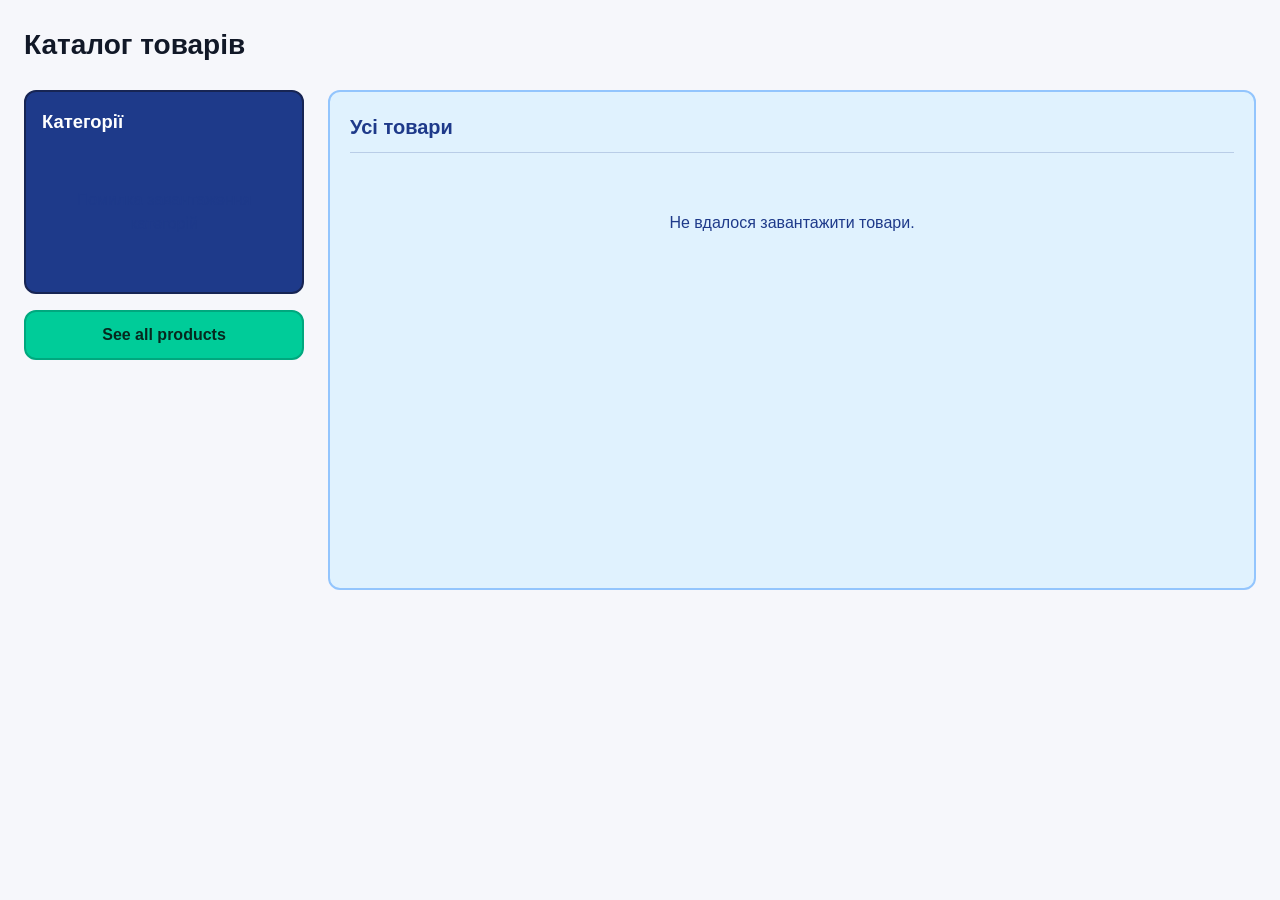
<file: Lab10/index.html>
<!DOCTYPE html>
<html lang="uk">
<head>
    <meta charset="UTF-8">
    <meta http-equiv="X-UA-Compatible" content="IE=edge">
    <meta name="viewport" content="width=device-width, initial-scale=1.0">
    <title>Каталог товарів</title>
    <link rel="stylesheet" href="style.css">
    <script src="index.js" defer></script>
</head>
<body>
    <header class="header">
        <h1>Каталог товарів</h1>
        <p id="loading-status" class="loading-status" aria-live="polite"></p>
    </header>

    <main class="layout">
        <aside class="sidebar">
            <section class="categories-box">
                <h2>Категорії</h2>
                <ul id="categories-list" class="categories-list"></ul>
            </section>

            <button id="see-all-btn" class="see-all-btn" type="button">
                See all products
            </button>
        </aside>

        <section class="products-panel">
            <div class="products-header">
                <h2 id="products-title">Усі товари</h2>
                <span id="products-count" class="products-count"></span>
            </div>
            <div id="products-grid" class="products-grid"></div>
        </section>
    </main>
</body>
</html>
</file>
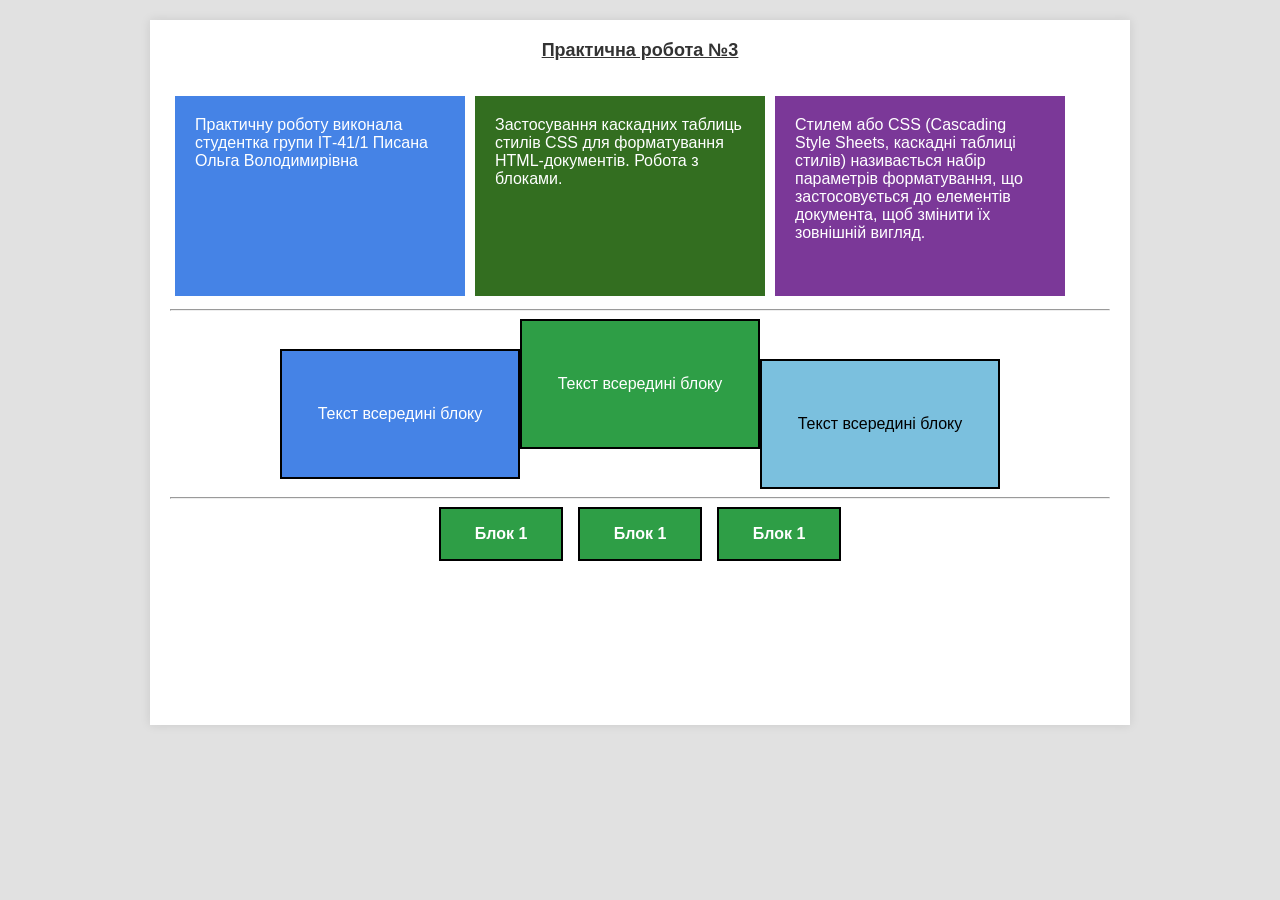
<file: Lab3/index.html>
<!DOCTYPE html>
<html lang="en">
<head>
    <meta charset="utf-8">
    <title>Лабораторна робота №3</title>
    <link type="text/css" href="style.css" rel="stylesheet">
</head>
<body>  
    <div class="main-wrapper">
       
       <!-- Завдання 1 -->
       <div class="wrapper">
          <div class="title">Практична робота №3</div>
          <div class="autor">Практичну роботу виконала студентка групи ІТ-41/1 Писана Ольга Володимирівна</div>
          <div class="topic">Застосування каскадних таблиць стилів CSS для форматування HTML-документів. Робота з блоками.</div>
          <div class="definition">Стилем або CSS (Cascading Style Sheets, каскадні таблиці стилів) називається набір параметрів форматування, що застосовується до елементів документа, щоб змінити їх зовнішній вигляд.</div>
       </div>

       <hr>

       <!-- Завдання 2 -->
       <div class="task2-container">
          <div class="t2-block1">Текст всередині блоку</div>
          <div class="t2-block2">Текст всередині блоку</div>
          <div class="t2-block3">Текст всередині блоку</div>
       </div>

       <hr>

       <!-- Завдання 3 -->
       <div class="task3-container">
          <div class="t3-blocks-row">
              <div class="t3-block1">Блок 1</div>
              <div class="t3-block1">Блок 1</div>
              <div class="t3-block1">Блок 1</div>
          </div>
          <div class="t3-block2">Текст всередині Блоку 2</div>
       </div>

    </div>
</body>
</html>
</file>
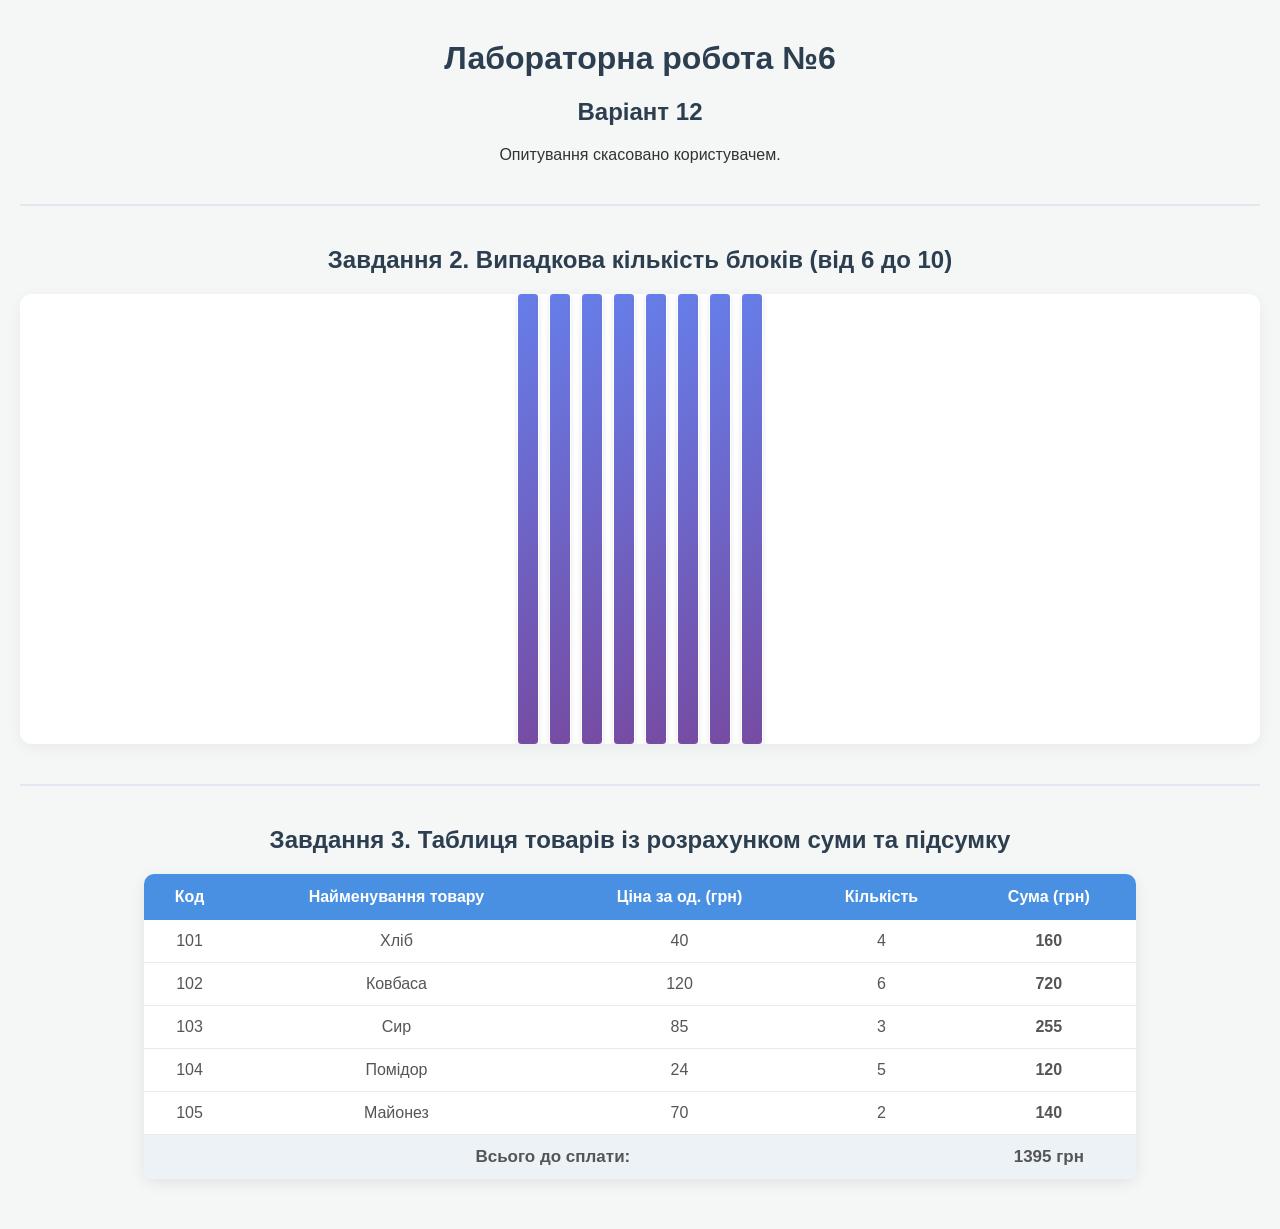
<file: Lab6/index.html>
<!DOCTYPE html>
<html lang="uk">
<head>
    <meta charset="UTF-8">
    <meta name="viewport" content="width=device-width, initial-scale=1.0">
    <title>Лабораторна робота №6 — Варіант 12</title>
    <!-- Підключення стилів -->
    <link rel="stylesheet" href="style.css">
</head>
<body>

    <h1>Лабораторна робота №6</h1>
    <h2>Варіант 12</h2>

    <!-- Контейнер для результатів опитування -->
    <div id="survey-result" style="text-align: center; margin-bottom: 20px;"></div>

    <hr>

    <!-- Завдання 2 -->
    <h2>Завдання 2. Випадкова кількість блоків (від 6 до 10)</h2>
    <div class="container-blocks" id="blocks-container"></div>

    <hr>

    <!-- Завдання 3 -->
    <h2>Завдання 3. Таблиця товарів із розрахунком суми та підсумку</h2>
    <div class="table-container" id="table-container"></div>

    <!-- Підключення окремого файлу JavaScript -->
    <script src="file.js"></script>
</body>
</html>
</file>
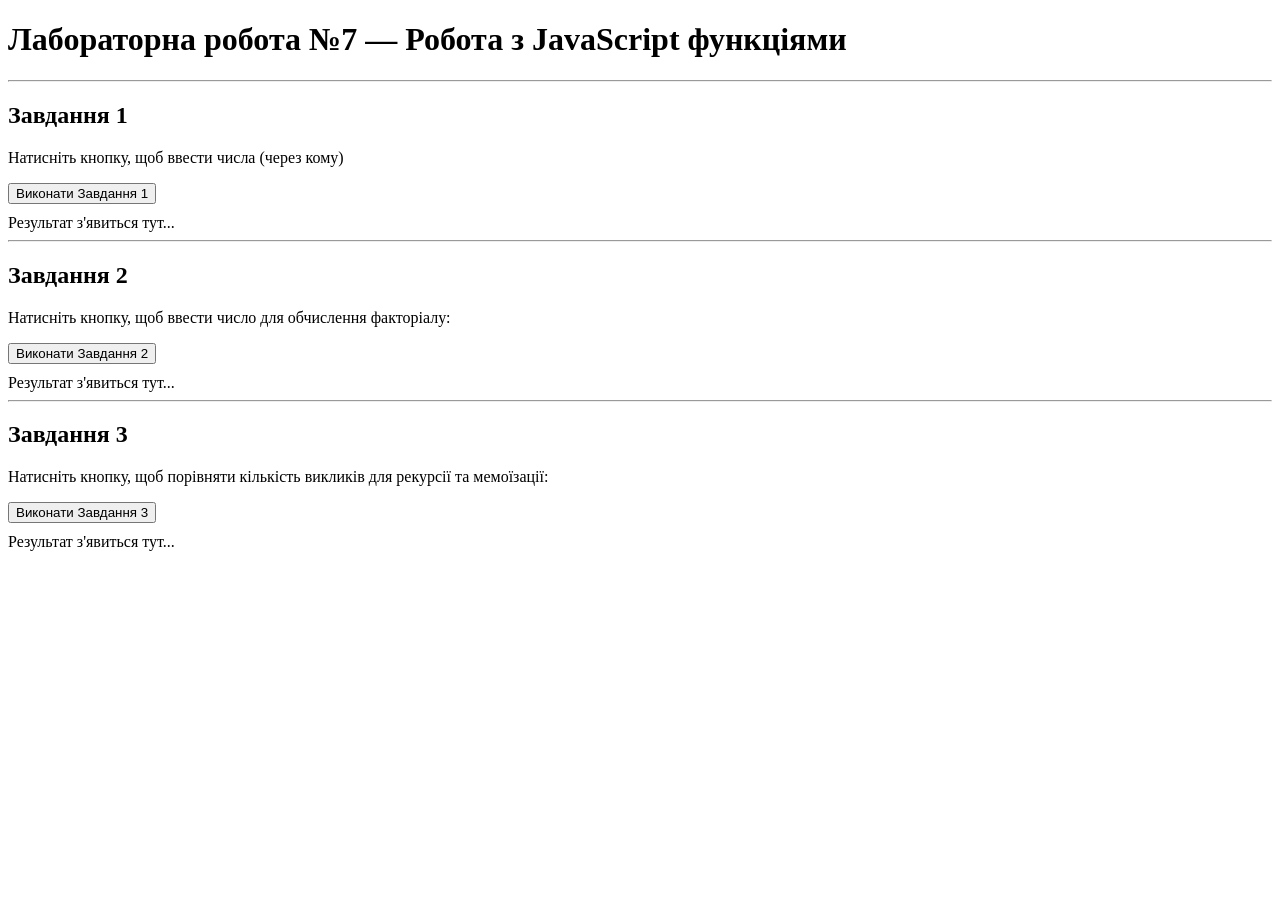
<file: Lab7/index.html>
<!DOCTYPE html>
<html lang="uk">
<head>
    <meta charset="UTF-8">
    <title>Лабораторна робота №7</title>
</head>
<body>

    <h1>Лабораторна робота №7 — Робота з JavaScript функціями</h1>

    <!-- ЗАВДАННЯ 1 -->
    <hr>
    <h2>Завдання 1</h2>
    <p>Натисніть кнопку, щоб ввести числа (через кому)</p>
    <button onclick="runTask1()">Виконати Завдання 1</button>
    <div id="resultTask1" style="margin-top: 10px;">Результат з'явиться тут...</div>

    <!-- ЗАВДАННЯ 2 -->
    <hr>
    <h2>Завдання 2</h2>
    <p>Натисніть кнопку, щоб ввести число для обчислення факторіалу:</p>
    <button onclick="runTask2()">Виконати Завдання 2</button>
    <div id="resultTask2" style="margin-top: 10px;">Результат з'явиться тут...</div>

    <!-- ЗАВДАННЯ 3 -->
    <hr>
    <h2>Завдання 3</h2>
    <p>Натисніть кнопку, щоб порівняти кількість викликів для рекурсії та мемоїзації:</p>
    <button onclick="runTask3()">Виконати Завдання 3</button>
    <div id="resultTask3" style="margin-top: 10px;">Результат з'явиться тут...</div>
    
    <script src="file.js"></script>
    
</body>
</html>
</file>
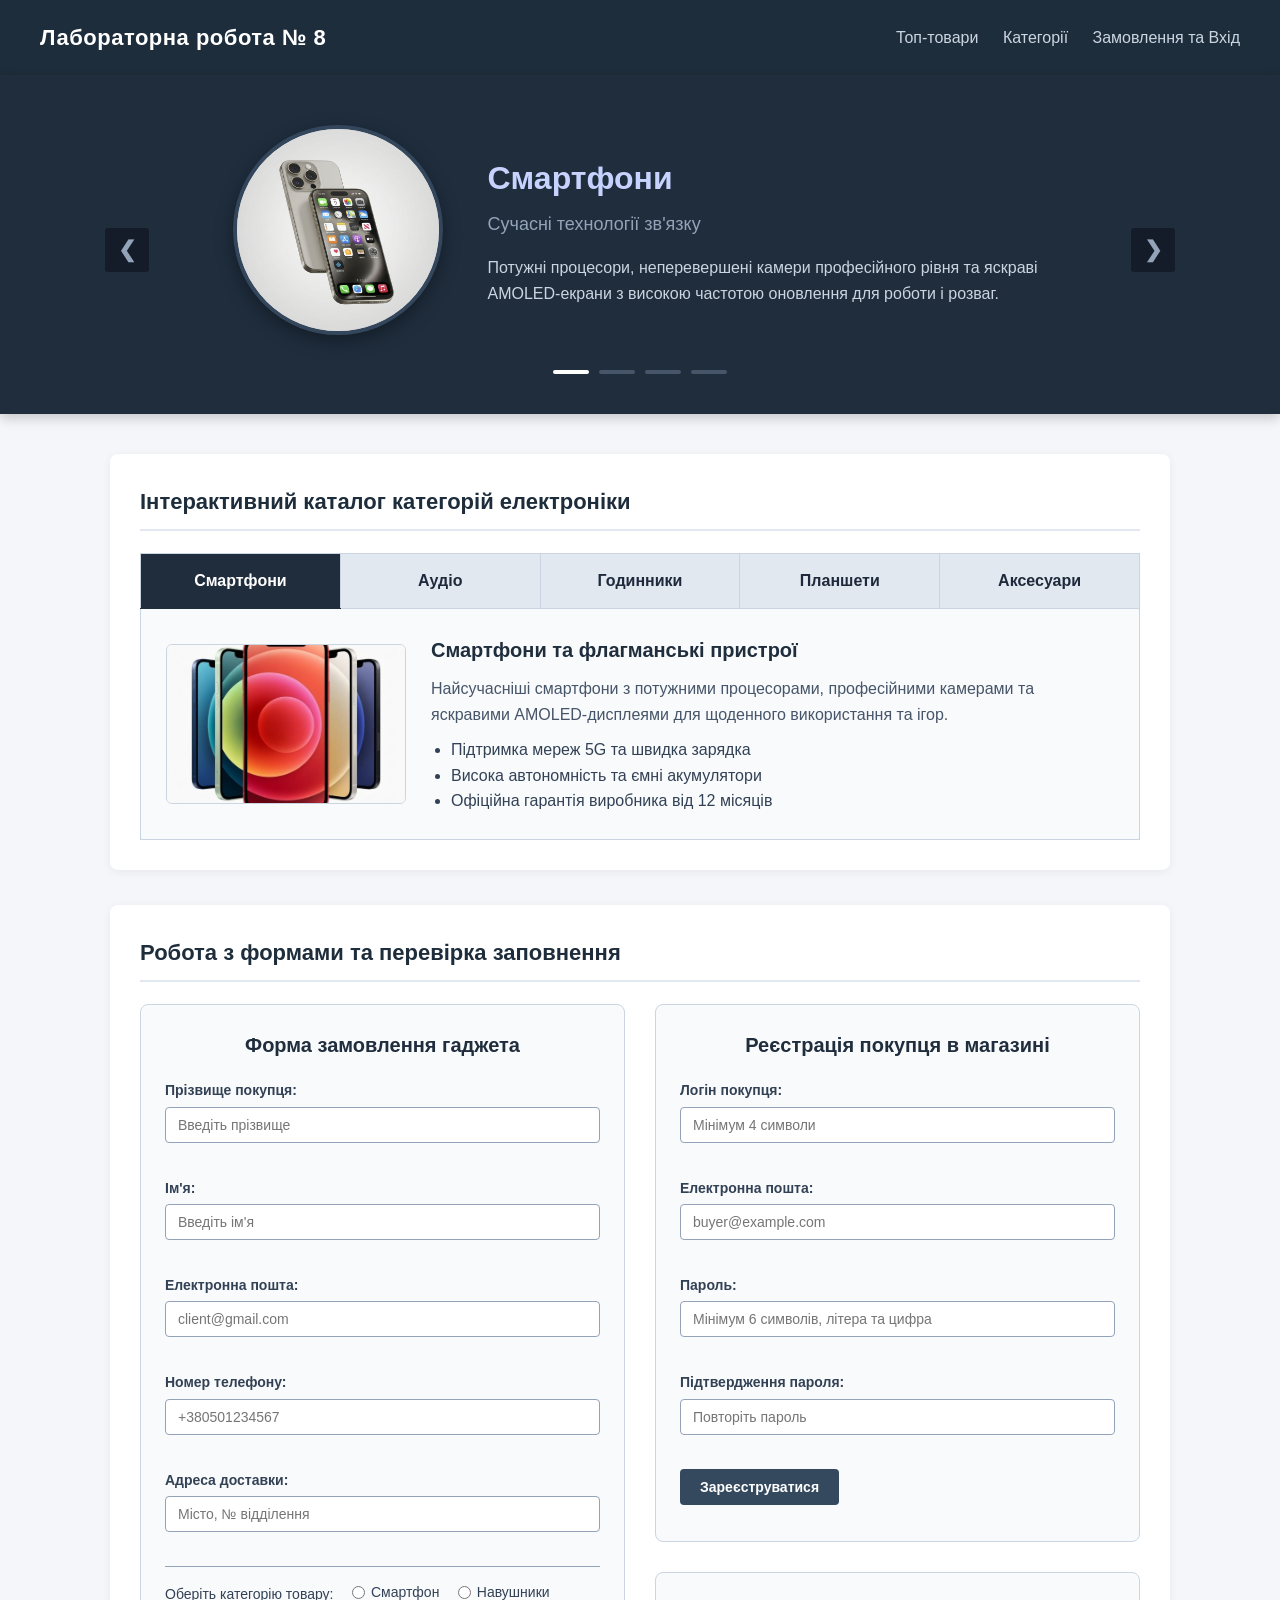
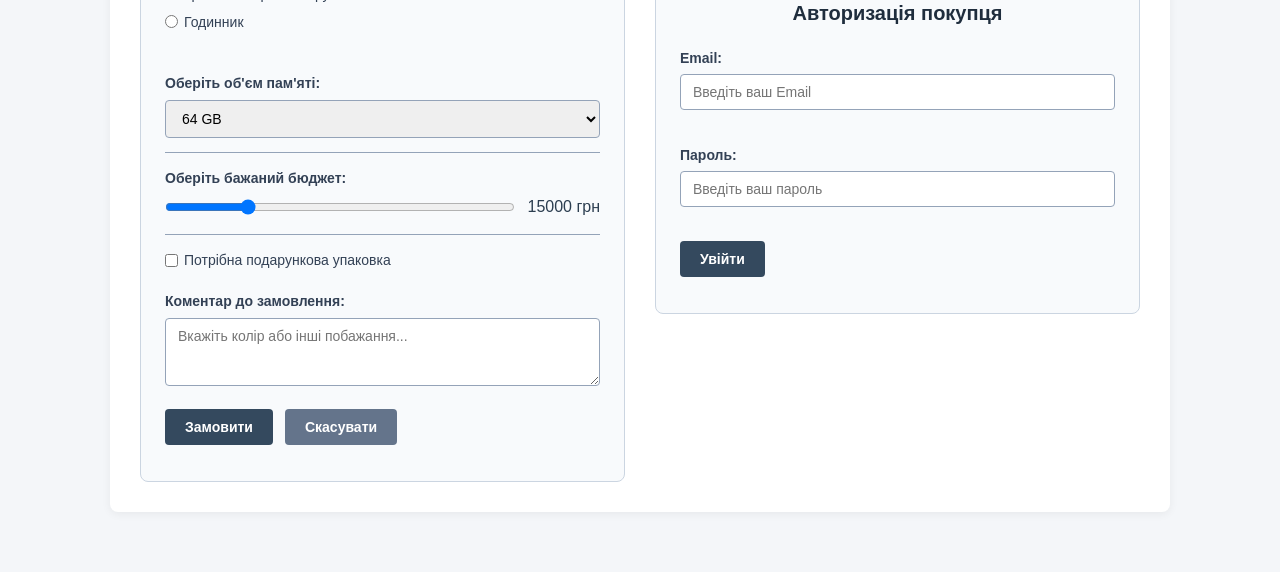
<file: Lab8/index.html>
<!DOCTYPE html>
<html lang="uk">
<head>
    <meta charset="UTF-8">
    <meta name="viewport" content="width=device-width, initial-scale=1.0">
    <title>Магазин портативної електроніки </title>
    <link rel="stylesheet" href="style.css">
</head>
<body>

    <header>
        <h1> Лабораторна робота № 8</h1>
        <nav>
            <a href="#slider-block">Топ-товари </a>
            <a href="#tabs-block">Категорії </a>
            <a href="#forms-block">Замовлення та Вхід</a>
        </nav>
    </header>

    <!--  ЗАВДАННЯ 2-3 -->
    <section id="slider-block" class="slider-section">
        <div class="slider-container">

            <!-- Слайд 1 -->
            <div class="slide-item">
                <div class="slide-avatar">
                    <img src="img/slide1.jpg" alt="Смартфони флагманські">
                </div>
                <div class="slide-info">
                    <h2>Смартфони</h2>
                    <div class="role">Сучасні технології зв'язку</div>
                    <p class="description">
                        Потужні процесори, неперевершені камери професійного рівня та яскраві AMOLED-екрани з високою частотою оновлення для роботи і розваг.
                    </p>
                </div>
            </div>

            <!-- Слайд 2 -->
            <div class="slide-item">
                <div class="slide-avatar">
                    <img src="img/slide2.jpg" alt="Бездротові навушники">
                </div>
                <div class="slide-info">
                    <h2>Бездротові навушники</h2>
                    <div class="role">Чистий звук та комфорт</div>
                    <p class="description">
                        Активне шумозаглушення , глибокий бас та тривала автономність до 30 годин із зарядним кейсом для щоденного використання.
                    </p>
                </div>
            </div>

            <!-- Слайд 3 -->
            <div class="slide-item">
                <div class="slide-avatar">
                    <img src="img/slide3.jpg" alt="Смарт-годинники">
                </div>
                <div class="slide-info">
                    <h2>Смарт-годинники</h2>
                    <div class="role">Ваш фітнес-тренер на зап'ясті</div>
                    <p class="description">
                        Цілодобовий моніторинг здоров'я, пульсу, рівня кисню в крові та безліч спортивних режимів для ефективних тренувань.
                    </p>
                </div>
            </div>

            <!-- Слайд 4 -->
            <div class="slide-item">
                <div class="slide-avatar">
                    <img src="img/slide4.jpg" alt="Планшети">
                </div>
                <div class="slide-info">
                    <h2>Планшети</h2>
                    <div class="role">Для навчання та творчості</div>
                    <p class="description">
                        Легкі, тонкі та продуктивні пристрої з підтримкою стилусів для перегляду контенту, малювання та мобільного офісу.
                    </p>
                </div>
            </div>
            
            <a class="slider-prev" onclick="minusSlide()" title="Попередній слайд">&#10094;</a>
            <a class="slider-next" onclick="plusSlide()" title="Наступний слайд">&#10095;</a>

            <div class="slider-bars">
                <span class="slider-bar-item" onclick="currentSlide(1)"></span>
                <span class="slider-bar-item" onclick="currentSlide(2)"></span>
                <span class="slider-bar-item" onclick="currentSlide(3)"></span>
                <span class="slider-bar-item" onclick="currentSlide(4)"></span>
            </div>

        </div>
    </section>

    <div class="main-wrapper">

        <!-- ЗАВДАННЯ 1 -->
        <section id="tabs-block" class="task-card">
            <h2 class="section-title">Інтерактивний каталог категорій електроніки</h2>
            <table class="tabs-table">
                <tr>
                    <td id="tab-btn-1" class="tab-header active-tab" onclick="info_for_tab(1)">Смартфони</td>
                    <td id="tab-btn-2" class="tab-header" onclick="info_for_tab(2)">Аудіо</td>
                    <td id="tab-btn-3" class="tab-header" onclick="info_for_tab(3)">Годинники</td>
                    <td id="tab-btn-4" class="tab-header" onclick="info_for_tab(4)">Планшети</td>
                    <td id="tab-btn-5" class="tab-header" onclick="info_for_tab(5)">Аксесуари</td>
                </tr>
                <tr>
                    <td colspan="5" id="tab-content-area" class="tab-body">
                    </td>
                </tr>
            </table>
        </section>

        <!--ЗАВДАННЯ 4 та 5 -->
        <section id="forms-block" class="task-card">
            <h2 class="section-title">Робота з формами та перевірка заповнення</h2>

            <div class="forms-grid">

                <div class="form-box">
                    <h3>Форма замовлення гаджета</h3>
                    <form name="orderForm" id="orderForm" onsubmit="return validateOrderForm()" onreset="resetOrderForm()">
                        <div class="form-group">
                            <label for="lastName">Прізвище покупця:</label>
                            <input type="text" id="lastName" name="lastName" placeholder="Введіть прізвище">
                            <div class="error-msg" id="err-lastName"></div>
                        </div>

                        <div class="form-group">
                            <label for="firstName">Ім'я:</label>
                            <input type="text" id="firstName" name="name" placeholder="Введіть ім'я">
                            <div class="error-msg" id="err-firstName"></div>
                        </div>

                        <div class="form-group">
                            <label for="orderEmail">Електронна пошта:</label>
                            <input type="text" id="orderEmail" name="email" placeholder="client@gmail.com">
                            <div class="error-msg" id="err-orderEmail"></div>
                        </div>

                        <div class="form-group">
                            <label for="phone">Номер телефону:</label>
                            <input type="tel" id="phone" name="phone" placeholder="+380501234567">
                            <div class="error-msg" id="err-phone"></div>
                        </div>

                        <div class="form-group">
                            <label for="address">Адреса доставки:</label>
                            <input type="text" id="address" name="address" placeholder="Місто, № відділення">
                            <div class="error-msg" id="err-address"></div>
                        </div>

                        <hr class="form-divider">

                        <div class="form-group radio-group">
                            <label>Оберіть категорію товару:</label>
                            <label><input type="radio" name="gadgetType" value="Смартфон"> Смартфон</label>
                            <label><input type="radio" name="gadgetType" value="Навушники"> Навушники</label>
                            <label><input type="radio" name="gadgetType" value="Годинник"> Годинник</label>
                            <div class="error-msg" id="err-gadgetType"></div>
                        </div>

                        <div class="form-group">
                            <label for="roomsCount">Оберіть об'єм пам'яті:</label>
                            <select id="roomsCount" name="roomsCount">
                                <option value="64">64 GB</option>
                                <option value="128">128 GB</option>
                                <option value="256">256 GB</option>
                                <option value="512">512 GB / 1 TB</option>
                            </select>
                        </div>

                        <hr class="form-divider">

                        <div class="form-group">
                            <label for="priceRange">Оберіть бажаний бюджет:</label>
                            <div class="range-wrapper">
                                <input type="range" id="priceRange" name="priceRange" min="2000" max="60000" step="1000" value="15000" oninput="updatePriceLabel(this.value)">
                                <span id="priceValue">15000 грн</span>
                            </div>
                        </div>

                        <hr class="form-divider">

                        <div class="form-group checkbox-group">
                            <label>
                                <input type="checkbox" id="hasPets" name="hasPets"> Потрібна подарункова упаковка
                            </label>
                        </div>

                        <div class="form-group">
                            <label for="wishes">Коментар до замовлення:</label>
                            <textarea id="wishes" name="wishes" rows="3" placeholder="Вкажіть колір або інші побажання..."></textarea>
                        </div>

                        <div class="btn-group">
                            <button type="submit" class="btn btn-primary">Замовити</button>
                            <button type="reset" class="btn btn-secondary">Скасувати</button>
                        </div>
                        <div class="success-msg" id="orderFormSuccess"></div>
                    </form>
                </div>

                <!-- ЗАВДАННЯ 5 -->
                <div class="auth-wrapper">

                    <!-- Форма реєстрації -->
                    <div class="form-box">
                        <h3>Реєстрація покупця в магазині</h3>
                        <form id="registerForm" onsubmit="return validateRegisterForm()">
                            <div class="form-group">
                                <label for="regLogin">Логін покупця:</label>
                                <input type="text" id="regLogin" placeholder="Мінімум 4 символи">
                                <div class="error-msg" id="err-regLogin"></div>
                            </div>

                            <div class="form-group">
                                <label for="regEmail">Електронна пошта:</label>
                                <input type="text" id="regEmail" placeholder="buyer@example.com">
                                <div class="error-msg" id="err-regEmail"></div>
                            </div>

                            <div class="form-group">
                                <label for="regPassword">Пароль:</label>
                                <input type="password" id="regPassword" placeholder="Мінімум 6 символів, літера та цифра">
                                <div class="error-msg" id="err-regPassword"></div>
                            </div>

                            <div class="form-group">
                                <label for="regPasswordConfirm">Підтвердження пароля:</label>
                                <input type="password" id="regPasswordConfirm" placeholder="Повторіть пароль">
                                <div class="error-msg" id="err-regPasswordConfirm"></div>
                            </div>

                            <button type="submit" class="btn btn-primary">Зареєструватися</button>
                            <div class="success-msg" id="regSuccess"></div>
                        </form>
                    </div>

                    <!-- Форма авторизації -->
                    <div class="form-box">
                        <h3>Авторизація покупця</h3>
                        <form id="loginForm" onsubmit="return validateLoginForm()">
                            <div class="form-group">
                                <label for="email">Email:</label>
                                <input type="text" id="email" placeholder="Введіть ваш Email">
                                <div class="error-msg" id="err-loginEmail"></div>
                            </div>

                            <div class="form-group">
                                <label for="password">Пароль:</label>
                                <input type="password" id="password" placeholder="Введіть ваш пароль">
                                <div class="error-msg" id="err-loginPassword"></div>
                            </div>

                            <button type="submit" class="btn btn-primary">Увійти</button>
                            <div class="success-msg" id="loginSuccess"></div>
                        </form>
                    </div>

                </div>
            </div>
        </section>

    </div>

    <script src="file.js"></script>
</body>
</html>
</file>
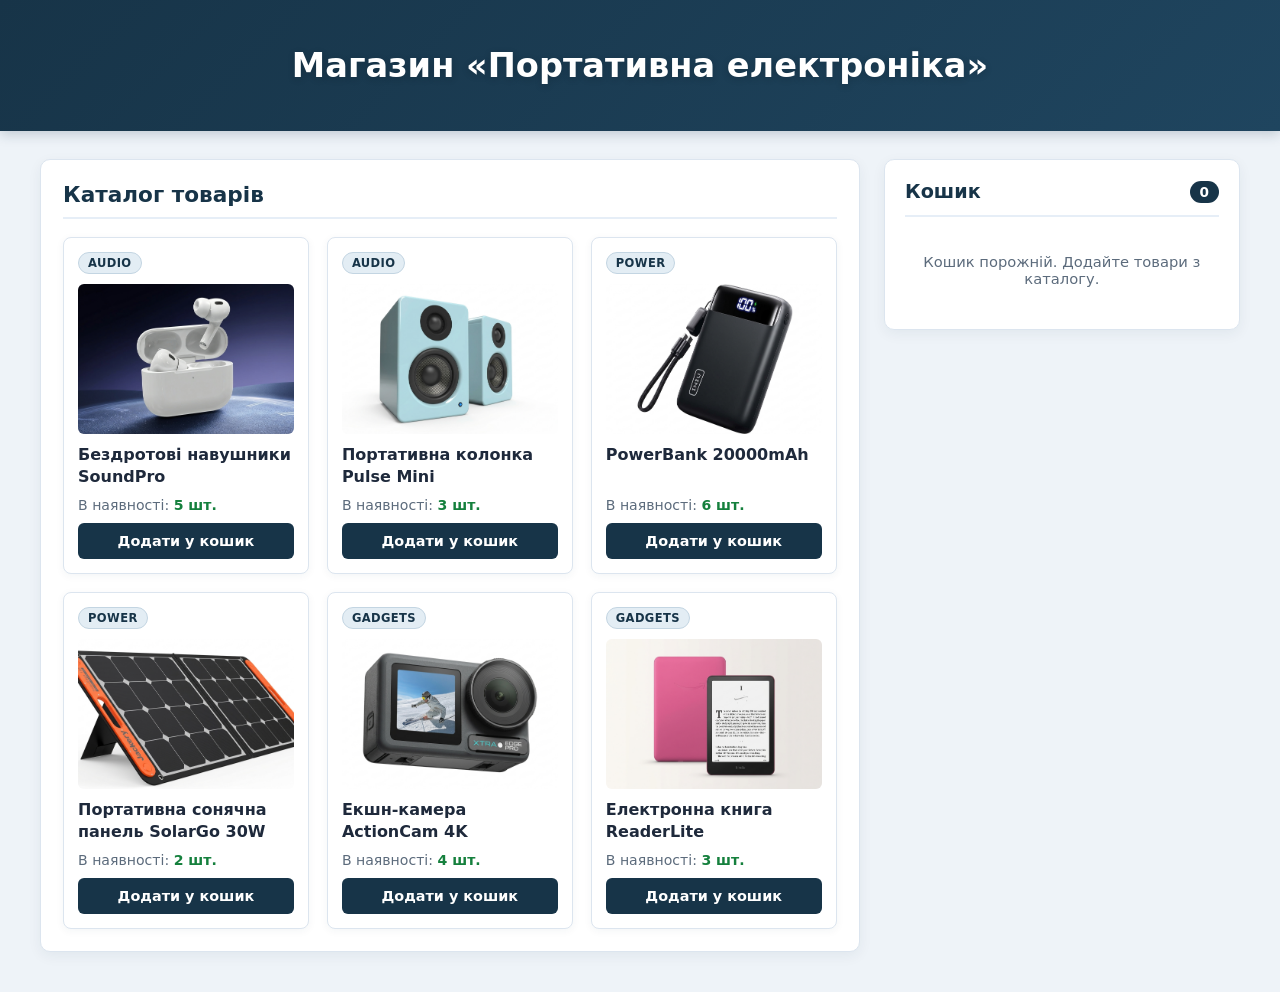
<file: Lab9/index.html>
<!DOCTYPE html>
<html lang="uk">
<head>
    <meta charset="UTF-8">
    <meta name="viewport" content="width=device-width, initial-scale=1.0">
    <title>Магазин «Портативна електроніка» </title>
    <link rel="stylesheet" href="style.css">
</head>
<body>
    <header class="hero-banner">
        <div class="hero-overlay">
            <h1>Магазин «Портативна електроніка»</h1>
        </div>
    </header>

    <main class="store-layout">
        <section class="catalog-box">
            <h2 class="catalog-title">Каталог товарів</h2>
            <div id="catalog-container" class="catalog-grid"></div>
        </section>

        <aside class="basket-box">
            <div class="basket-header">
                <h2>Кошик</h2>
                <span id="basket-count" class="basket-badge">0</span>
            </div>
            <div id="basket-list" class="basket-list">
                <p class="empty-msg">Кошик порожній. Додайте товари з каталогу.</p>
            </div>
        </aside>
    </main>

    <script src="file.js"></script>
</body>
</html>
</file>
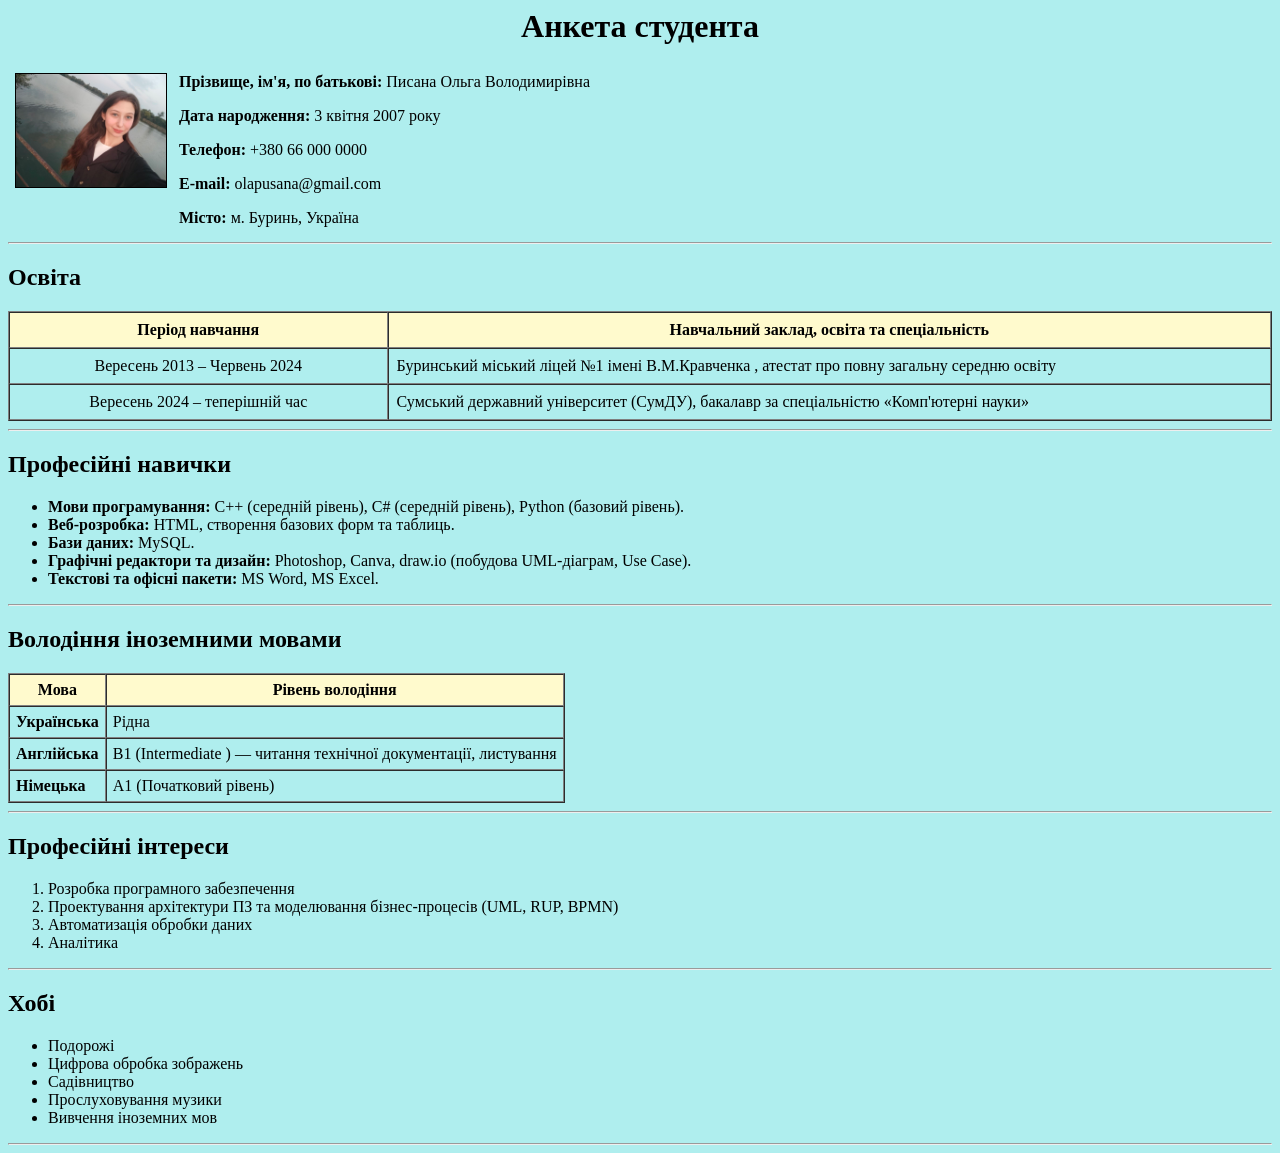
<file: application_form.html>
<!-- ЗАВДАННЯ 6-->
<H1 ALIGN="CENTER">Анкета студента</H1>
<body bgcolor="#AFEEEE">

<TABLE BORDER="0" CELLPADDING="5">
    <TR>
        <TD VALIGN="TOP">  
            <IMG SRC="PhotoGIT.jpg" ALT="Фото студента" WIDTH="150" BORDER="1">
        </TD>
        <TD VALIGN="TOP">
            <P><B>Прізвище, ім'я, по батькові:</B> Писана Ольга Володимирівна</P>
            <P><B>Дата народження:</B> 3 квітня 2007 року</P>
            <P><B>Телефон:</B> +380 66 000 0000</P>
            <P><B>E-mail:</B> olapusana@gmail.com</P>
            <P><B>Місто:</B> м. Буринь, Україна</P>
        </TD>
    </TR>
</TABLE>

<HR>

<H2>Освіта</H2>
<TABLE BORDER="1" CELLPADDING="8" CELLSPACING="0" WIDTH="100%">
    <TR BGCOLOR="#FFFACD" ALIGN="CENTER">
        <TH WIDTH="30%">Період навчання</TH>
        <TH>Навчальний заклад, освіта та спеціальність</TH>
    </TR>
    <TR>
        <TD ALIGN="CENTER">Вересень 2013 – Червень 2024</TD>
        <TD>Буринський міський ліцей №1 імені В.М.Кравченка , атестат про повну загальну середню освіту</TD>
    </TR>
    <TR>
        <TD ALIGN="CENTER">Вересень 2024 – теперішній час</TD>
        <TD>Сумський державний університет (СумДУ), бакалавр за спеціальністю «Комп'ютерні науки»</TD>
    </TR>
</TABLE>

<HR>

<H2>Професійні навички</H2>
<UL>
    <LI><B>Мови програмування:</B> C++ (середній рівень), C# (середній рівень), Python (базовий рівень).</LI>
    <LI><B>Веб-розробка:</B> HTML, створення базових форм та таблиць.</LI>
    <LI><B>Бази даних:</B> MySQL.</LI>
    <LI><B>Графічні редактори та дизайн:</B> Photoshop, Canva, draw.io (побудова UML-діаграм, Use Case).</LI>
    <LI><B>Текстові та офісні пакети:</B> MS Word, MS Excel.</LI>
</UL>

<HR>

<H2>Володіння іноземними мовами</H2>
<TABLE BORDER="1" CELLPADDING="6" CELLSPACING="0">
    <TR BGCOLOR="#FFFACD" ALIGN="CENTER">
        <TH>Мова</TH>
        <TH>Рівень володіння</TH>
    </TR>
    <TR>
        <TD><B>Українська</B></TD>
        <TD>Рідна</TD>
    </TR>
    <TR>
        <TD><B>Англійська</B></TD>
        <TD>B1 (Intermediate ) — читання технічної документації, листування</TD>
    </TR>
    <TR>
        <TD><B>Німецька</B></TD>
        <TD>A1 (Початковий рівень)</TD>
    </TR>
</TABLE>

<HR>


<H2>Професійні інтереси</H2>
<OL>
    <LI>Розробка програмного забезпечення</LI>
    <LI>Проектування архітектури ПЗ та моделювання бізнес-процесів (UML, RUP, BPMN)</LI>
    <LI>Автоматизація обробки даних</LI>
     <LI>Аналітика</LI>
</OL>

<HR>

<H2>Хобі </H2>
<UL>
  <LI>Подорожі </LI>
    <LI>Цифрова обробка зображень</LI>
    <LI>Садівництво </LI>
    <LI>Прослуховування музики</LI>
    <LI>Вивчення іноземних мов</LI>
</UL>

<HR>
</file>
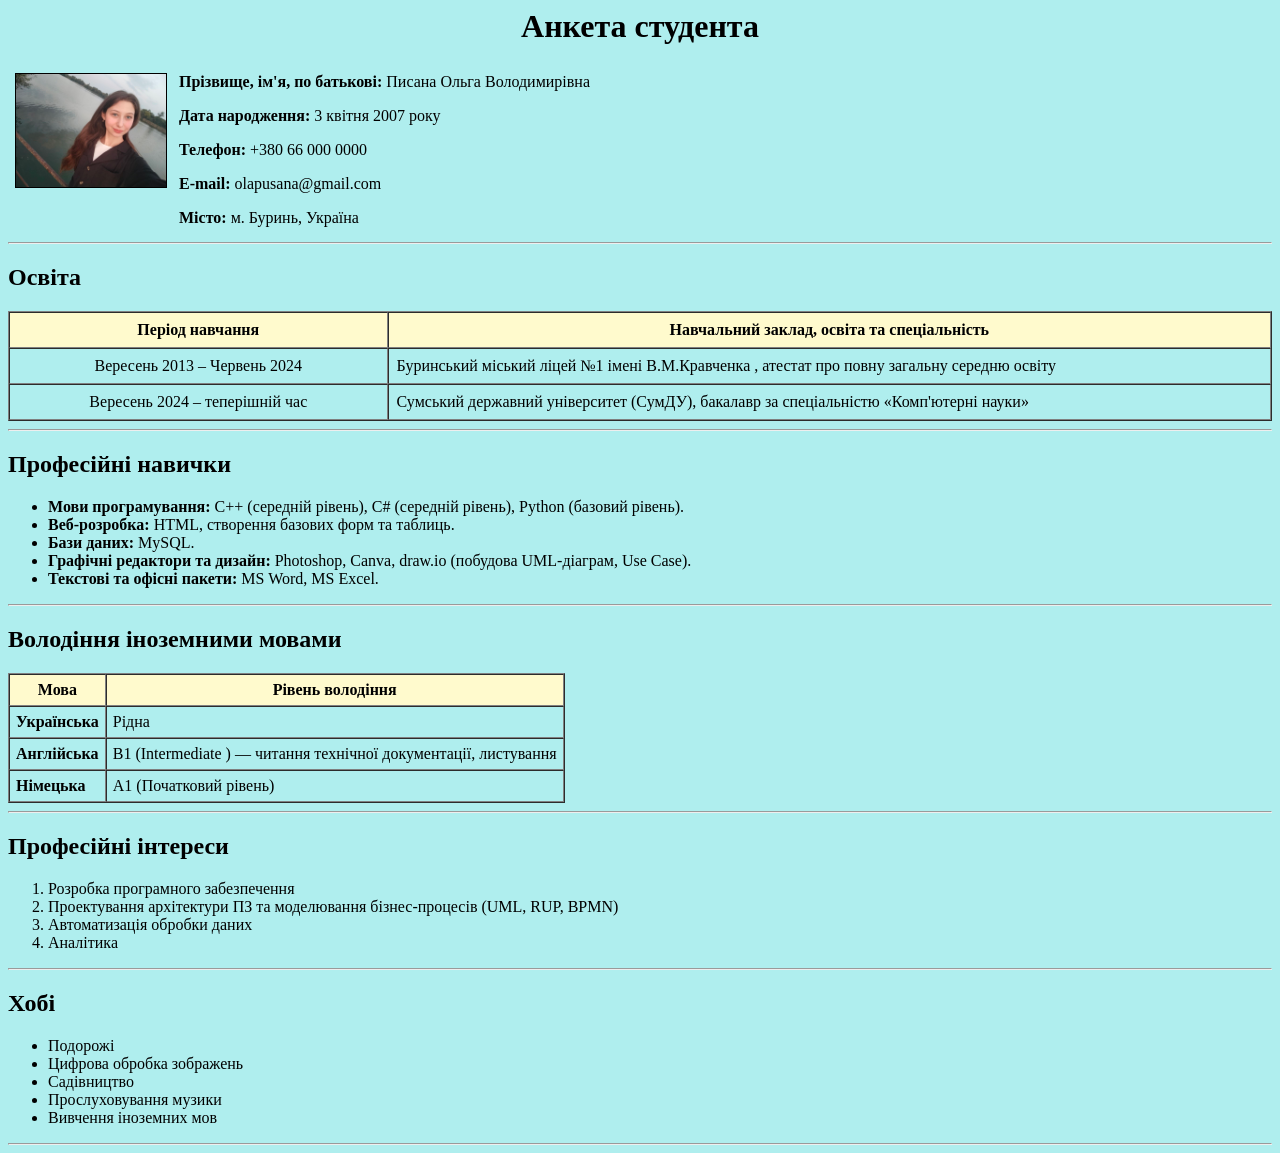
<file: Lab 1-2/application_form.html>
<!-- ЗАВДАННЯ 6-->
<H1 ALIGN="CENTER">Анкета студента</H1>
<body bgcolor="#AFEEEE">

<TABLE BORDER="0" CELLPADDING="5">
    <TR>
        <TD VALIGN="TOP">  
            <IMG SRC="PhotoGIT.jpg" ALT="Фото студента" WIDTH="150" BORDER="1">
        </TD>
        <TD VALIGN="TOP">
            <P><B>Прізвище, ім'я, по батькові:</B> Писана Ольга Володимирівна</P>
            <P><B>Дата народження:</B> 3 квітня 2007 року</P>
            <P><B>Телефон:</B> +380 66 000 0000</P>
            <P><B>E-mail:</B> olapusana@gmail.com</P>
            <P><B>Місто:</B> м. Буринь, Україна</P>
        </TD>
    </TR>
</TABLE>

<HR>

<H2>Освіта</H2>
<TABLE BORDER="1" CELLPADDING="8" CELLSPACING="0" WIDTH="100%">
    <TR BGCOLOR="#FFFACD" ALIGN="CENTER">
        <TH WIDTH="30%">Період навчання</TH>
        <TH>Навчальний заклад, освіта та спеціальність</TH>
    </TR>
    <TR>
        <TD ALIGN="CENTER">Вересень 2013 – Червень 2024</TD>
        <TD>Буринський міський ліцей №1 імені В.М.Кравченка , атестат про повну загальну середню освіту</TD>
    </TR>
    <TR>
        <TD ALIGN="CENTER">Вересень 2024 – теперішній час</TD>
        <TD>Сумський державний університет (СумДУ), бакалавр за спеціальністю «Комп'ютерні науки»</TD>
    </TR>
</TABLE>

<HR>

<H2>Професійні навички</H2>
<UL>
    <LI><B>Мови програмування:</B> C++ (середній рівень), C# (середній рівень), Python (базовий рівень).</LI>
    <LI><B>Веб-розробка:</B> HTML, створення базових форм та таблиць.</LI>
    <LI><B>Бази даних:</B> MySQL.</LI>
    <LI><B>Графічні редактори та дизайн:</B> Photoshop, Canva, draw.io (побудова UML-діаграм, Use Case).</LI>
    <LI><B>Текстові та офісні пакети:</B> MS Word, MS Excel.</LI>
</UL>

<HR>

<H2>Володіння іноземними мовами</H2>
<TABLE BORDER="1" CELLPADDING="6" CELLSPACING="0">
    <TR BGCOLOR="#FFFACD" ALIGN="CENTER">
        <TH>Мова</TH>
        <TH>Рівень володіння</TH>
    </TR>
    <TR>
        <TD><B>Українська</B></TD>
        <TD>Рідна</TD>
    </TR>
    <TR>
        <TD><B>Англійська</B></TD>
        <TD>B1 (Intermediate ) — читання технічної документації, листування</TD>
    </TR>
    <TR>
        <TD><B>Німецька</B></TD>
        <TD>A1 (Початковий рівень)</TD>
    </TR>
</TABLE>

<HR>


<H2>Професійні інтереси</H2>
<OL>
    <LI>Розробка програмного забезпечення</LI>
    <LI>Проектування архітектури ПЗ та моделювання бізнес-процесів (UML, RUP, BPMN)</LI>
    <LI>Автоматизація обробки даних</LI>
     <LI>Аналітика</LI>
</OL>

<HR>

<H2>Хобі </H2>
<UL>
  <LI>Подорожі </LI>
    <LI>Цифрова обробка зображень</LI>
    <LI>Садівництво </LI>
    <LI>Прослуховування музики</LI>
    <LI>Вивчення іноземних мов</LI>
</UL>

<HR>
</file>
<file: Lab10/style.css>
* {
    box-sizing: border-box;
    margin: 0;
    padding: 0;
}

body {
    font-family: "Segoe UI", Tahoma, Geneva, Verdana, sans-serif;
    background-color: #f6f7fb;
    color: #1f2937;
    line-height: 1.5;
    padding: 24px;
    overflow-x: hidden;
}

.header {
    max-width: 1280px;
    margin: 0 auto 24px;
    display: flex;
    justify-content: space-between;
    align-items: baseline;
    flex-wrap: wrap;
    gap: 12px;
}

.header h1 {
    font-size: 1.75rem;
    color: #111827;
}

.loading-status {
    font-size: 0.95rem;
    font-weight: 600;
    color: #1e3a8a;
    min-height: 1.4em;
}

.layout {
    max-width: 1280px;
    margin: 0 auto;
    display: grid;
    grid-template-columns: 280px minmax(0, 1fr);
    gap: 24px;
    align-items: start;
}

.sidebar {
    min-width: 0;
    display: flex;
    flex-direction: column;
    gap: 16px;
}

.categories-box {
    background-color: #1e3a8a;
    border: 2px solid #172554;
    border-radius: 12px;
    padding: 16px;
    max-height: 620px;
    overflow-y: auto;
}

.categories-box h2 {
    font-size: 1.15rem;
    margin-bottom: 12px;
    color: #ffffff;
}

.categories-list {
    list-style: none;
    display: flex;
    flex-direction: column;
    gap: 6px;
}

.category-btn {
    width: 100%;
    text-align: left;
    padding: 8px 12px;
    border: 1px solid rgba(255, 255, 255, 0.2);
    border-radius: 8px;
    background-color: rgba(255, 255, 255, 0.12);
    color: #f8fafc;
    font-size: 0.92rem;
    cursor: pointer;
    transition: background-color 0.2s ease, transform 0.15s ease;
    text-transform: capitalize;
}

.category-btn:hover {
    background-color: rgba(255, 255, 255, 0.24);
    transform: translateX(2px);
}

.category-btn.active {
    background-color: #ffffff;
    color: #1e3a8a;
    border-color: #ffffff;
    font-weight: 600;
}

.see-all-btn {
    width: 100%;
    padding: 14px 16px;
    background-color: #00cc99;
    border: 2px solid #00a87e;
    border-radius: 12px;
    color: #06281e;
    font-size: 1rem;
    font-weight: 700;
    cursor: pointer;
    transition: background-color 0.2s ease, transform 0.15s ease;
}

.see-all-btn:hover {
    background-color: #00b88a;
}

.see-all-btn.active {
    background-color: #009973;
    color: #ffffff;
    border-color: #007a5c;
}

.products-panel {
    min-width: 0;
    width: 100%;
    background-color: #e0f2fe;
    border: 2px solid #93c5fd;
    border-radius: 12px;
    padding: 20px;
    min-height: 500px;
}

.products-header {
    display: flex;
    justify-content: space-between;
    align-items: center;
    margin-bottom: 18px;
    padding-bottom: 10px;
    border-bottom: 1px solid rgba(30, 58, 138, 0.2);
    gap: 12px;
    flex-wrap: wrap;
}

.products-header h2 {
    font-size: 1.25rem;
    color: #1e3a8a;
}

.products-count {
    font-size: 0.9rem;
    color: #1d4ed8;
    font-weight: 600;
}

.products-grid {
    min-width: 0;
    display: grid;
    grid-template-columns: repeat(auto-fill, minmax(180px, 1fr));
    gap: 16px;
}

.product-card {
    min-width: 0;
    background-color: #ffffff;
    border: 1px solid #dbeafe;
    border-radius: 10px;
    padding: 14px;
    display: flex;
    flex-direction: column;
    justify-content: space-between;
    gap: 10px;
    box-shadow: 0 2px 6px rgba(15, 23, 42, 0.05);
    transition: transform 0.2s ease, box-shadow 0.2s ease;
}

.product-card:hover {
    transform: translateY(-3px);
    box-shadow: 0 6px 14px rgba(15, 23, 42, 0.09);
}

.product-card img {
    width: 100%;
    height: 150px;
    object-fit: contain;
    background-color: #f8fafc;
    border-radius: 8px;
    padding: 6px;
}

.product-title {
    font-size: 1rem;
    font-weight: 600;
    color: #111827;
}

.product-category {
    font-size: 0.8rem;
    color: #6b7280;
    text-transform: capitalize;
}

.product-description {
    font-size: 0.85rem;
    color: #4b5563;
    display: -webkit-box;
    -webkit-line-clamp: 2;
    -webkit-box-orient: vertical;
    overflow: hidden;
}

.product-footer {
    display: flex;
    justify-content: space-between;
    align-items: center;
    margin-top: auto;
    padding-top: 8px;
    border-top: 1px solid #f3f4f6;
}

.product-price {
    font-size: 1.05rem;
    font-weight: 700;
    color: #0f766e;
}

.product-rating {
    font-size: 0.85rem;
    color: #b45309;
    font-weight: 600;
}

.empty-state {
    grid-column: 1 / -1;
    text-align: center;
    padding: 40px 16px;
    color: #1e3a8a;
}

@media (max-width: 900px) {
    .layout {
        grid-template-columns: 1fr;
    }

    .categories-box {
        max-height: 260px;
    }
}
</file>
<file: Lab3/style.css>
body {
    background-color: #e1e1e1;
    font-family: Arial, sans-serif;
    margin: 0;
    padding: 20px;
}

.main-wrapper {
    width: 940px;
    margin: 0 auto;
    background-color: #ffffff;
    padding: 20px;
    box-shadow: 0 0 10px rgba(0,0,0,0.1);
}

.lab-section {
    margin-bottom: 40px;
}

.lab-section h2 {
    text-align: center;
    color: #333333;
}

/* --- Стилі Завдання 1 --- */
.wrapper {
    width: 100%;
    overflow: hidden;
}

.title {
    text-align: center;
    text-decoration: underline;
    font-weight: 600;
    font-size: 18px;
    color: #333333;
    padding-bottom: 30px;
}

.autor, .topic, .definition {
    float: left;
    padding: 20px;
    margin: 5px;
    height: 200px;
    box-sizing: border-box;
}

.autor {
    width: 290px;
    background-color: #4583e6;
    color: #ffffff;
}

.topic {
    width: 290px;
    background-color: #336e20;
    color: #ffffff;
}

.definition {
    width: 290px;
    background-color: #7b3898;
    color: #ffffff;
}


/* --- Стилі Завдання 2 --- */
.task2-container {
    position: relative;
    width: 740px;  
    height: 170px;  
    margin: 0 auto;     
}

.task2-container div {
    position: absolute;
    width: 240px;
    height: 130px;
    border: 2px solid #000000;
    padding: 15px;
    box-sizing: border-box;
    display: flex;
    align-items: center;
    justify-content: center;
    text-align: center;
}

.t2-block1 {
    top: 30px;
    left: 10px;
    background-color: #4583e6;
    color: #ffffff;
    z-index: 1;
}

.t2-block2 {
    top: 0px;
    left: 250px; 
    background-color: #2e9e46;
    color: #ffffff;
    z-index: 3;
}

.t2-block3 {
    top: 40px;
    left: 490px; 
    background-color: #7bc0de;
    color: #000000;
    z-index: 2;
}

/* --- Стилі Завдання 3 --- */
.task3-container {
    width: 100%;
    display: flex;
    flex-direction: column;
    align-items: center;
}

.t3-blocks-row {
    display: flex;
    gap: 15px;
    margin-bottom: 20px;
}

.t3-block1 {
    width: 120px;
    height: 50px;
    background-color: #2e9e46;
    color: #ffffff;
    border: 2px solid #000000;
    display: flex;
    align-items: center;
    justify-content: center;
    font-weight: 600;
    cursor: pointer;
}

.t3-block2 {
    width: 390px;
    height: 120px;
    background-color: #4583e6;
    color: #ffffff;
    border: 2px solid #000000;
    display: flex;
    align-items: center;
    justify-content: center;
    font-weight: 600;
    opacity: 0;
    visibility: hidden;
    transition: opacity 0.3s ease, visibility 0.3s ease;
}

.t3-blocks-row:hover ~ .t3-block2,
.t3-block2:hover {
    opacity: 1;
    visibility: visible;
}
</file>
<file: Lab6/style.css>
body {
    font-family: 'Segoe UI', Tahoma, Geneva, Verdana, sans-serif;
    background-color: #f4f7f6;
    color: #333;
    margin: 0;
    padding: 20px;
}

h1, h2 {
    text-align: center;
    color: #2c3e50;
    margin-top: 20px;
}

hr {
    margin: 40px 0;
    border: none;
    border-top: 2px solid #e2e8f0;
}

/* --- Стилі для Завдання 2 --- */
.container-blocks {
    display: flex;
    justify-content: center;
    align-items: center;
    height: 50vh; /* Висота контейнера для блоків */
    background-color: #ffffff;
    border-radius: 12px;
    box-shadow: 0 4px 15px rgba(0, 0, 0, 0.05);
    margin-bottom: 20px;
    overflow: hidden;
}

.dynamic-block {
    width: 20px;
    height: 100%; /* На всю висоту контейнера */
    background: linear-gradient(135deg, #667eea, #764ba2);
    border: 1px solid #fff;
    border-radius: 4px;
    margin: 0 5px; /* однаковий відступ між блоками */
    box-shadow: 0 2px 5px rgba(0, 0, 0, 0.1);
    transition: transform 0.3s ease;
}

.dynamic-block:hover {
    transform: scaleY(1.02);
}

/* --- Стилі для Завдання 3 --- */
.table-container {
    display: flex;
    justify-content: center;
    margin-bottom: 30px;
}

table.goods-table {
    width: 80%;
    border-collapse: collapse;
    background: #ffffff;
    border-radius: 10px;
    overflow: hidden;
    box-shadow: 0 4px 15px rgba(0, 0, 0, 0.08);
}

table.goods-table th {
    background-color: #4a90e2;
    color: #ffffff;
    padding: 14px;
    text-align: center;
    font-size: 16px;
}

table.goods-table td {
    padding: 12px 15px;
    text-align: center;
    border-bottom: 1px solid #eaeaea;
    color: #555;
}

table.goods-table tr:hover {
    background-color: #f9fbfd;
}

table.goods-table tr:last-child td {
    border-bottom: none;
}

/* Допоміжні класи для вирівнювання текстів у таблиці */
.text-left {
    text-align: left;
    padding-left: 20px;
}

.text-right {
    text-align: right;
    padding-right: 20px;
}

/* Стилі для рядка "Всього" */
.total-row td {
    font-weight: bold;
    background-color: #edf2f7;
    color: #2d3748;
    font-size: 17px;
}
</file>
<file: Lab8/style.css>
* {
    box-sizing: border-box;
    margin: 0;
    padding: 0;
}

body {
    font-family: 'Segoe UI', Tahoma, Geneva, Verdana, sans-serif;
    background-color: #f4f6f9;
    color: #2c3e50;
    line-height: 1.6;
}

header {
    background-color: #1e2d3b;
    color: #ffffff;
    padding: 20px 40px;
    display: flex;
    justify-content: space-between;
    align-items: center;
    box-shadow: 0 2px 6px rgba(0, 0, 0, 0.15);
}

header h1 {
    font-size: 22px;
    letter-spacing: 0.5px;
}

nav a {
    color: #cbd5e1;
    text-decoration: none;
    margin-left: 20px;
    font-weight: 500;
    transition: color 0.3s;
}

nav a:hover {
    color: #ffffff;
}

/* ЗАВДАННЯ 2 та 3 */
.slider-section {
    width: 100%;
    background-color: #1f2d3d;
    position: relative;
    overflow: hidden;
    padding: 50px 0 40px 0;
    margin-bottom: 40px;
    box-shadow: 0 4px 12px rgba(0, 0, 0, 0.2);
}

.slider-container {
    max-width: 1100px;
    margin: 0 auto;
    position: relative;
    padding: 0 70px;
}

.slide-item {
    display: none;
    align-items: center;
    justify-content: center;
    gap: 45px;
    animation: fadeEffect 0.8s ease;
}

@keyframes fadeEffect {
    from { opacity: 0.35; transform: translateY(6px); }
    to { opacity: 1; transform: translateY(0); }
}

.slide-avatar {
    flex-shrink: 0;
    width: 210px;
    height: 210px;
    border-radius: 50%;
    overflow: hidden;
    background-color: #d1d5db;
    border: 4px solid #33465b;
    box-shadow: 0 6px 18px rgba(0, 0, 0, 0.35);
}

.slide-avatar img {
    width: 100%;
    height: 100%;
    object-fit: cover;
    display: block;
}

.slide-info {
    max-width: 560px;
    color: #e2e8f0;
}

.slide-info h2 {
    font-size: 32px;
    font-weight: 600;
    color: #c7d2fe;
    margin-bottom: 6px;
}

.slide-info .role {
    font-size: 18px;
    color: #94a3b8;
    font-weight: 500;
    margin-bottom: 16px;
}

.slide-info .description {
    font-size: 16px;
    color: #cbd5e1;
    line-height: 1.65;
}

/* Кнопки навігації слайдера  */
.slider-prev, .slider-next {
    cursor: pointer;
    position: absolute;
    top: 50%;
    transform: translateY(-50%);
    width: 44px;
    height: 44px;
    background-color: rgba(15, 23, 34, 0.75);
    color: #94a3b8;
    font-size: 22px;
    font-weight: bold;
    display: flex;
    align-items: center;
    justify-content: center;
    border-radius: 3px;
    user-select: none;
    transition: background-color 0.3s, color 0.3s;
}

.slider-prev {
    left: 15px;
}

.slider-next {
    right: 15px;
}

.slider-prev:hover, .slider-next:hover {
    background-color: #0f1722;
    color: #ffffff;
}

.slider-bars {
    display: flex;
    justify-content: center;
    gap: 10px;
    margin-top: 35px;
}

.slider-bar-item {
    cursor: pointer;
    width: 36px;
    height: 4px;
    background-color: #475569;
    border-radius: 2px;
    transition: background-color 0.3s, width 0.3s;
}

.slider-bar-item.active,
.slider-bar-item:hover {
    background-color: #ffffff;
}

.main-wrapper {
    max-width: 1100px;
    margin: 0 auto 60px auto;
    padding: 0 20px;
}

.task-card {
    background-color: #ffffff;
    border-radius: 8px;
    padding: 30px;
    margin-bottom: 35px;
    box-shadow: 0 2px 10px rgba(0, 0, 0, 0.06);
}

.task-card h2.section-title {
    font-size: 22px;
    color: #1e2d3b;
    border-bottom: 2px solid #e2e8f0;
    padding-bottom: 10px;
    margin-bottom: 22px;
}

/* ЗАВДАННЯ 1 */
.tabs-table {
    width: 100%;
    border-collapse: collapse;
    table-layout: fixed;
}

.tabs-table td.tab-header {
    border: 1px solid #cbd5e1;
    background-color: #e2e8f0;
    color: #1e293b;
    font-weight: 600;
    text-align: center;
    padding: 14px 10px;
    cursor: pointer;
    transition: background-color 0.25s, color 0.25s;
}

.tabs-table td.tab-header:hover {
    background-color: #cbd5e1;
}

.tabs-table td.tab-header.active-tab {
    background-color: #1f2d3d;
    color: #ffffff;
    border-bottom-color: #1f2d3d;
}

.tabs-table td.tab-body {
    border: 1px solid #cbd5e1;
    padding: 25px;
    background-color: #ffffff;
    vertical-align: top;
}

.tab-content-layout {
    display: flex;
    align-items: center;
    gap: 25px;
}

.tab-content-layout img {
    width: 240px;
    height: 160px;
    object-fit: cover;
    border-radius: 6px;
    border: 1px solid #cbd5e1;
    flex-shrink: 0;
}

.tab-text-block h3 {
    color: #1f2d3d;
    margin-bottom: 10px;
    font-size: 20px;
}

.tab-text-block p {
    color: #475569;
    margin-bottom: 10px;
}

.tab-text-block ul {
    margin-left: 20px;
    color: #334155;
}

/* ЗАВДАННЯ 4 та 5 */
.forms-grid {
    display: grid;
    grid-template-columns: 1fr 1fr;
    gap: 30px;
}

.form-box {
    background-color: #f8fafc;
    border: 1px solid #cbd5e1;
    border-radius: 8px;
    padding: 24px;
}

.form-box h3 {
    text-align: center;
    color: #1f2d3d;
    margin-bottom: 18px;
    font-size: 20px;
}

.form-group {
    margin-bottom: 14px;
}

.form-group label {
    display: block;
    font-weight: 600;
    margin-bottom: 5px;
    color: #334155;
    font-size: 14px;
}

.form-group input[type="text"],
.form-group input[type="email"],
.form-group input[type="tel"],
.form-group input[type="password"],
.form-group select,
.form-group textarea {
    width: 100%;
    padding: 9px 12px;
    border: 1px solid #94a3b8;
    border-radius: 4px;
    font-size: 14px;
    font-family: inherit;
}

.form-group input:focus,
.form-group select:focus,
.form-group textarea:focus {
    outline: none;
    border-color: #1f2d3d;
    box-shadow: 0 0 0 2px rgba(31, 45, 61, 0.15);
}

.radio-group label,
.checkbox-group label {
    display: inline-flex;
    align-items: center;
    gap: 6px;
    font-weight: 400;
    margin-right: 14px;
    cursor: pointer;
}

.range-wrapper {
    display: flex;
    align-items: center;
    gap: 12px;
}

.range-wrapper input[type="range"] {
    flex: 1;
}

.form-divider {
    border: 0;
    border-top: 1px solid #94a3b8;
    margin: 14px 0;
}

.error-msg {
    color: #dc2626;
    font-size: 12px;
    margin-top: 4px;
    min-height: 16px;
    font-weight: 500;
}

.success-msg {
    color: #15803d;
    font-size: 14px;
    margin-top: 12px;
    font-weight: 600;
    text-align: center;
}

.btn-group {
    display: flex;
    gap: 12px;
    margin-top: 16px;
}

.btn {
    padding: 10px 20px;
    border: none;
    border-radius: 4px;
    font-size: 14px;
    font-weight: 600;
    cursor: pointer;
    transition: background-color 0.25s;
}

.btn-primary {
    background-color: #34495e;
    color: #ffffff;
}

.btn-primary:hover {
    background-color: #1f2d3d;
}

.btn-secondary {
    background-color: #64748b;
    color: #ffffff;
}

.btn-secondary:hover {
    background-color: #475569;
}

.auth-wrapper {
    display: flex;
    flex-direction: column;
    gap: 30px;
}

@media (max-width: 850px) {
    .forms-grid {
        grid-template-columns: 1fr;
    }
    .slide-item, .tab-content-layout {
        flex-direction: column;
        text-align: center;
    }
}
</file>
<file: Lab9/style.css>
* {
    box-sizing: border-box;
    margin: 0;
    padding: 0;
    font-family: 'Segoe UI', system-ui, -apple-system, sans-serif;
}

body {
    background-color: #eef3f8;
    color: #1e293b;
    min-height: 100vh;
}

/* Шапка у темно-синьому відтінку */
.hero-banner {
    background: linear-gradient(135deg, #173448, #1f455f);
    color: #ffffff;
    padding: 46px 20px;
    text-align: center;
    box-shadow: 0 3px 12px rgba(23, 52, 72, 0.22);
}

.hero-banner h1 {
    font-size: 2.1rem;
    font-weight: 700;
    text-shadow: 0 2px 6px rgba(10, 22, 32, 0.25);
}

.hero-banner p {
    margin-top: 8px;
    font-size: 0.98rem;
    color: rgba(255, 255, 255, 0.9);
}

/* Основний макет */
.store-layout {
    max-width: 1240px;
    margin: 28px auto 40px;
    padding: 0 20px;
    display: grid;
    grid-template-columns: 2.3fr 1fr;
    gap: 24px;
    align-items: start;
}

@media (max-width: 900px) {
    .store-layout {
        grid-template-columns: 1fr;
    }
}

.catalog-box {
    background-color: #ffffff;
    border: 1px solid #dce5ef;
    border-radius: 10px;
    padding: 22px;
    box-shadow: 0 4px 14px rgba(23, 52, 72, 0.06);
}

.catalog-title {
    font-size: 1.35rem;
    font-weight: 700;
    color: #173448;
    margin-bottom: 18px;
    padding-bottom: 10px;
    border-bottom: 2px solid #e6eef7;
}

.catalog-grid {
    display: grid;
    grid-template-columns: repeat(auto-fill, minmax(230px, 1fr));
    gap: 18px;
}

.product-card {
    background-color: #ffffff;
    border: 1px solid #dce5ef;
    border-radius: 8px;
    padding: 14px;
    display: flex;
    flex-direction: column;
    gap: 10px;
    box-shadow: 0 2px 8px rgba(23, 52, 72, 0.05);
    transition: transform 0.2s ease, box-shadow 0.2s ease, border-color 0.2s ease;
}

.product-card:hover {
    transform: translateY(-3px);
    border-color: #7da1b8;
    box-shadow: 0 8px 18px rgba(23, 52, 72, 0.14);
}

.badge {
    align-self: flex-start;
    font-size: 0.72rem;
    font-weight: 700;
    text-transform: uppercase;
    letter-spacing: 0.4px;
    padding: 3px 9px;
    border-radius: 999px;
    background-color: #e3edf4;
    color: #173448;
    border: 1px solid #c3d5e2;
}

.product-card img {
    width: 100%;
    height: 150px;
    object-fit: cover;
    border-radius: 6px;
    background-color: #f1f5f9;
}

.product-card h3 {
    font-size: 1rem;
    font-weight: 600;
    color: #1e293b;
    line-height: 1.35;
}

.amount {
    margin-top: auto;
    font-size: 0.88rem;
    color: #5c6b7c;
}

.amount strong {
    color: #15803d;
}

.product-card button {
    padding: 10px 12px;
    border: none;
    border-radius: 6px;
    background-color: #173448;
    color: #ffffff;
    font-weight: 600;
    font-size: 0.9rem;
    cursor: pointer;
    transition: background-color 0.2s ease;
}

.product-card button:hover:not(:disabled) {
    background-color: #214964;
}

.product-card button:disabled {
    background-color: #cbd5e1;
    color: #64748b;
    cursor: not-allowed;
}

/* Кошик */
.basket-box {
    background-color: #ffffff;
    border: 1px solid #dce5ef;
    border-radius: 10px;
    padding: 20px;
    box-shadow: 0 4px 14px rgba(23, 52, 72, 0.06);
    position: sticky;
    top: 20px;
}

.basket-header {
    display: flex;
    justify-content: space-between;
    align-items: center;
    padding-bottom: 12px;
    margin-bottom: 14px;
    border-bottom: 2px solid #e6eef7;
}

.basket-header h2 {
    font-size: 1.2rem;
    color: #173448;
}

.basket-badge {
    background-color: #173448;
    color: #ffffff;
    padding: 3px 10px;
    border-radius: 999px;
    font-weight: 700;
    font-size: 0.85rem;
}

.basket-list {
    display: flex;
    flex-direction: column;
    gap: 10px;
    max-height: 480px;
    overflow-y: auto;
}

.basket-item {
    display: flex;
    justify-content: space-between;
    align-items: center;
    gap: 10px;
    padding: 10px 12px;
    border-radius: 8px;
    background-color: #f8fafc;
    border: 1px solid #dce5ef;
}

.basket-item strong {
    color: #1e293b;
    font-size: 0.92rem;
}

.basket-item small {
    color: #5c6b7c;
    font-size: 0.78rem;
}

.basket-time {
    font-size: 0.76rem;
    color: #173448;
    font-weight: 600;
    white-space: nowrap;
}

.empty-msg {
    color: #5c6b7c;
    text-align: center;
    padding: 22px 0;
    font-size: 0.92rem;
}
</file>
